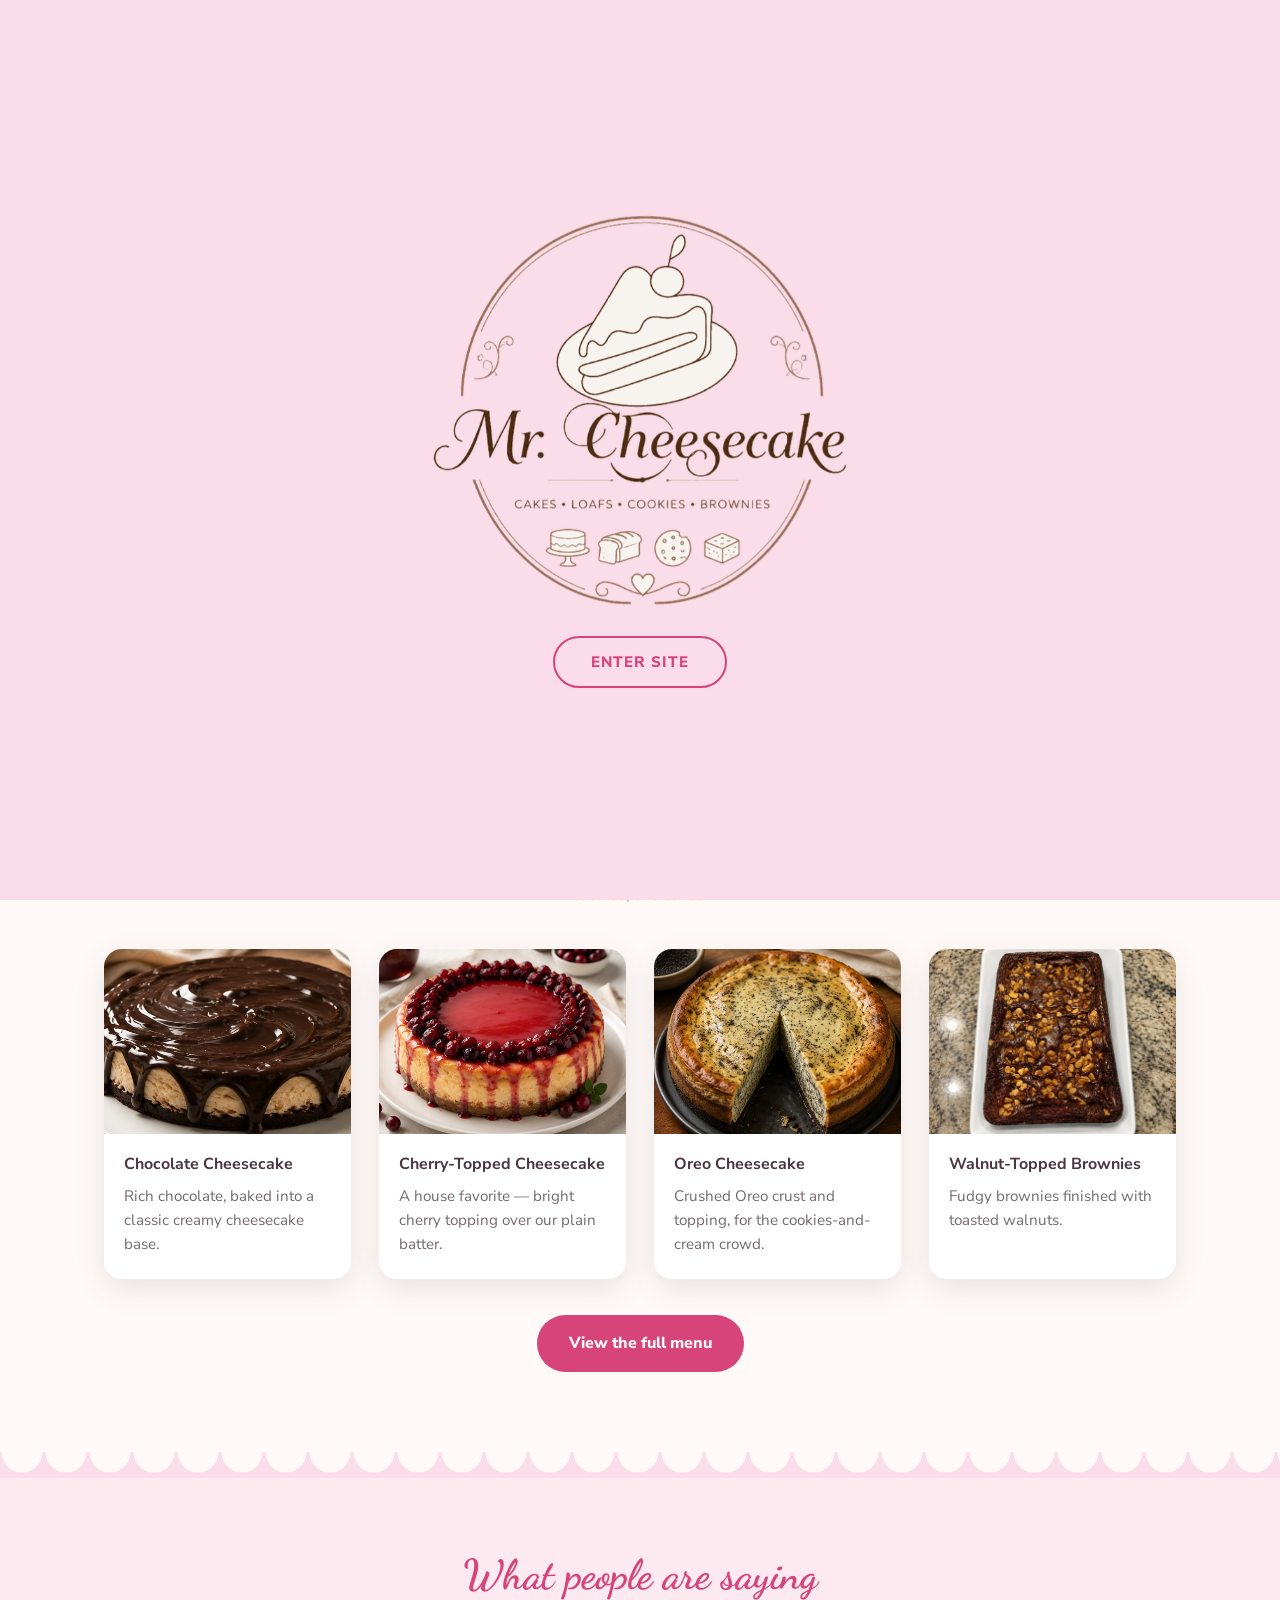
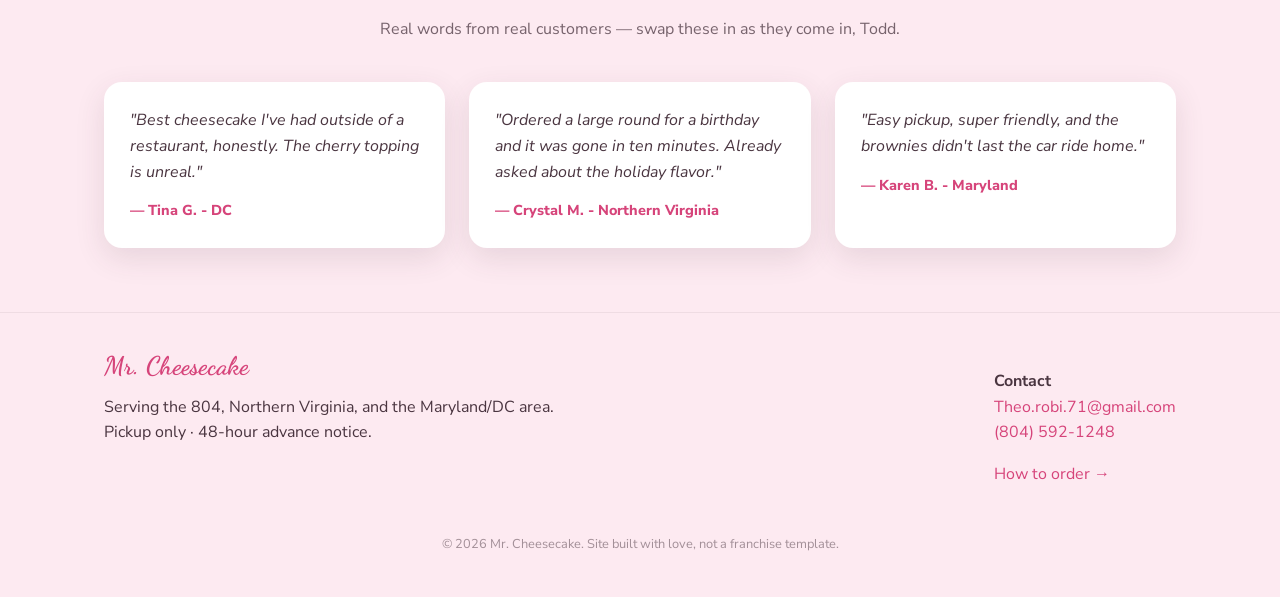
<file: index.html>
<!DOCTYPE html>
<html lang="en">
<head>
<meta charset="UTF-8">
<meta name="viewport" content="width=device-width, initial-scale=1.0">
<title>Mr. Cheesecake — Handmade Cheesecakes, Local Pickup</title>
<meta name="description" content="Handmade cheesecakes, brownies, cookies and cakes, baked to order. Serving the 804, Northern Virginia, and Maryland/DC area.">
<link rel="preconnect" href="https://fonts.googleapis.com">
<link rel="preconnect" href="https://fonts.gstatic.com" crossorigin>
<link href="https://fonts.googleapis.com/css2?family=Dancing+Script:wght@600;700&family=Nunito+Sans:wght@400;700;800&display=swap" rel="stylesheet">
<link rel="icon" type="image/png" href="Images/favicon.png">
<link rel="stylesheet" href="css/style.css">
</head>
<body>

<div id="splash-overlay">
  <img src="Images/logo.png" alt="Mr. Cheesecake" class="splash-logo">
  <button type="button" class="splash-enter" id="splash-enter-btn">Enter Site</button>
</div>

<header class="site-header">
  <div class="wrap">
    <a href="index.html" class="brand">Mr. Cheesecake<span>Baked to order &middot; Local pickup</span></a>
    <button class="nav-toggle" aria-label="Toggle menu" aria-expanded="false">&#9776;</button>
    <nav class="main-nav">
      <ul>
        <li><a href="index.html" class="active">Home</a></li>
        <li><a href="menu.html">Menu</a></li>
        <li><a href="about.html">About</a></li>
        <li><a href="order.html">Order</a></li>
      </ul>
    </nav>
  </div>
</header>

<section class="hero">
  <div class="wrap">
    <div>
      <img src="Images/logo.png" alt="Mr. Cheesecake — cakes, loafs, cookies, brownies" class="hero-logo">
      <h1>Cheesecake, made the slow way.</h1>
      <p class="lede">Whole cheesecakes, brownies, cookies, and cakes, baked to order from scratch and picked up fresh. Serving the 804, Northern Virginia, and the DC/Maryland area.</p>
      <div class="cta-row">
        <a href="order.html" class="btn btn-primary">How to order</a>
        <a href="menu.html" class="btn btn-outline">See the menu</a>
      </div>
    </div>
    <div class="hero-photo">
      <img src="Images/Products/cheesecake-cherry-topping-plated.jpg" alt="A whole cherry-topped cheesecake, plated and ready for pickup">
    </div>
  </div>
  <div class="crust-divider to-cream"></div>
</section>

<section>
  <div class="wrap">
    <h2 class="section-title">A few favorites</h2>
    <p class="section-sub">Five core flavors, a rotating seasonal cheesecake, and a small lineup of brownies, cookies, and cakes.</p>
    <div class="menu-grid">
      <div class="menu-card">
        <div class="photo"><img src="Images/Products/cheesecake-chocolate-topping-plated.jpg" alt="Cheesecake with chocolate topping"></div>
        <div class="info">
          <h3>Chocolate Cheesecake</h3>
          <p>Rich chocolate, baked into a classic creamy cheesecake base.</p>
        </div>
      </div>
      <div class="menu-card">
        <div class="photo"><img src="Images/Products/cheesecake-cherry-topping-plated.jpg" alt="Cheesecake with cherry topping"></div>
        <div class="info">
          <h3>Cherry-Topped Cheesecake</h3>
          <p>A house favorite — bright cherry topping over our plain batter.</p>
        </div>
      </div>
      <div class="menu-card">
        <div class="photo"><img src="Images/Products/oreo-cheesecake-plated.jpg" alt="Oreo cheesecake"></div>
        <div class="info">
          <h3>Oreo Cheesecake</h3>
          <p>Crushed Oreo crust and topping, for the cookies-and-cream crowd.</p>
        </div>
      </div>
      <div class="menu-card">
        <div class="photo"><img src="Images/Products/brownies-with-walnut-topping-plated.jpg" alt="Brownies with walnut topping"></div>
        <div class="info">
          <h3>Walnut-Topped Brownies</h3>
          <p>Fudgy brownies finished with toasted walnuts.</p>
        </div>
      </div>
    </div>
    <p style="text-align:center; margin-top:36px;"><a href="menu.html" class="btn btn-berry">View the full menu</a></p>
  </div>
</section>

<div class="crust-divider to-berry"></div>
<section class="testimonial-strip">
  <div class="wrap">
    <h2 class="section-title">What people are saying</h2>
    <p class="section-sub">Real words from real customers — swap these in as they come in, Todd.</p>
    <div class="testimonial-grid">
      <div class="testimonial">
        <p class="quote">"Best cheesecake I've had outside of a restaurant, honestly. The cherry topping is unreal."</p>
        <p class="who">— Tina G. - DC</p>
      </div>
      <div class="testimonial">
        <p class="quote">"Ordered a large round for a birthday and it was gone in ten minutes. Already asked about the holiday flavor."</p>
        <p class="who">— Crystal M. - Northern Virginia</p>
      </div>
      <div class="testimonial">
        <p class="quote">"Easy pickup, super friendly, and the brownies didn't last the car ride home."</p>
        <p class="who">— Karen B. - Maryland</p>
      </div>
    </div>
  </div>
</section>

<footer class="site-footer">
  <div class="wrap">
    <div>
      <div class="brand">Mr. Cheesecake<span></span></div>
      <p>Serving the 804, Northern Virginia, and the Maryland/DC area.<br>Pickup only &middot; 48-hour advance notice.</p>
    </div>
    <div>
      <p><strong>Contact</strong><br><a href="mailto:Theo.robi.71@gmail.com">Theo.robi.71@gmail.com</a><br><a href="tel:+18045921248">(804) 592-1248</a></p>
      <p><a href="order.html">How to order &rarr;</a></p>
    </div>
  </div>
  <p class="footer-note">&copy; 2026 Mr. Cheesecake. Site built with love, not a franchise template.</p>
</footer>

<script src="js/main.js"></script>
<script src="js/splash.js"></script>
</body>
</html>
</file>
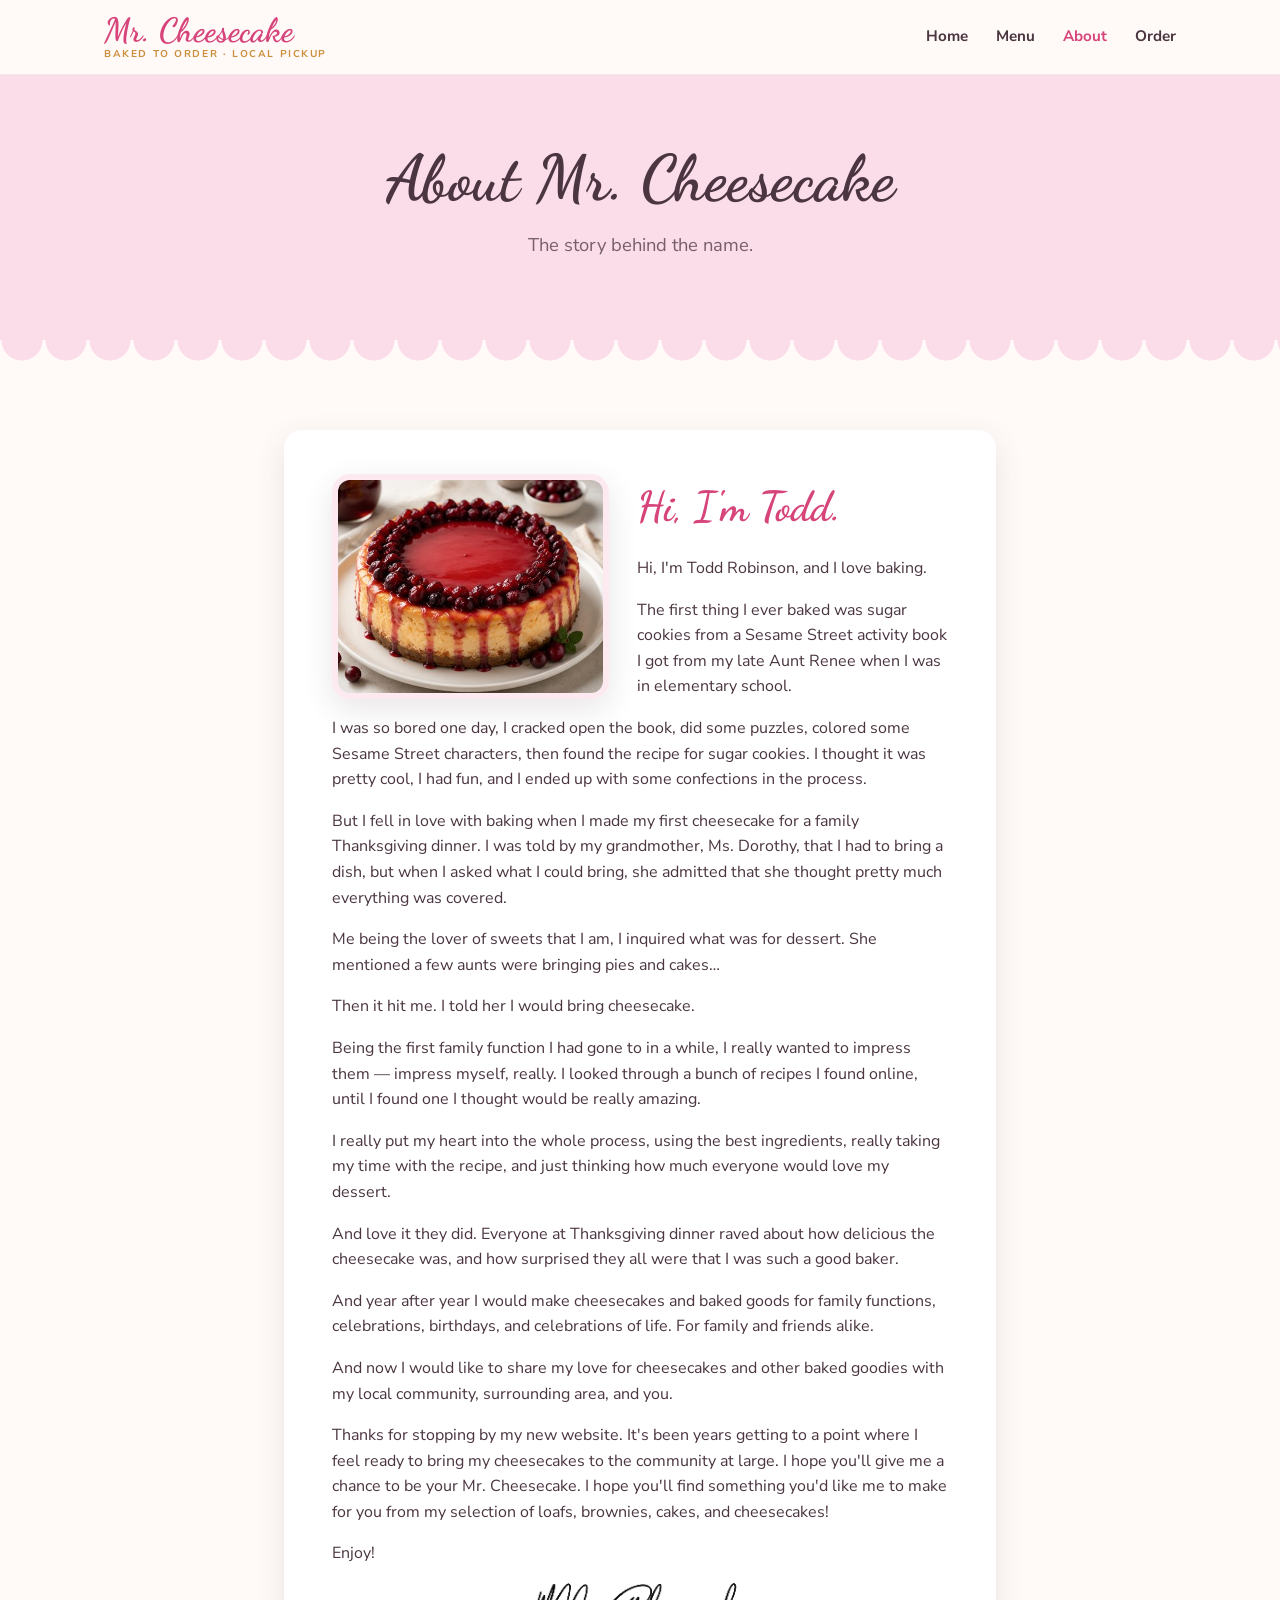
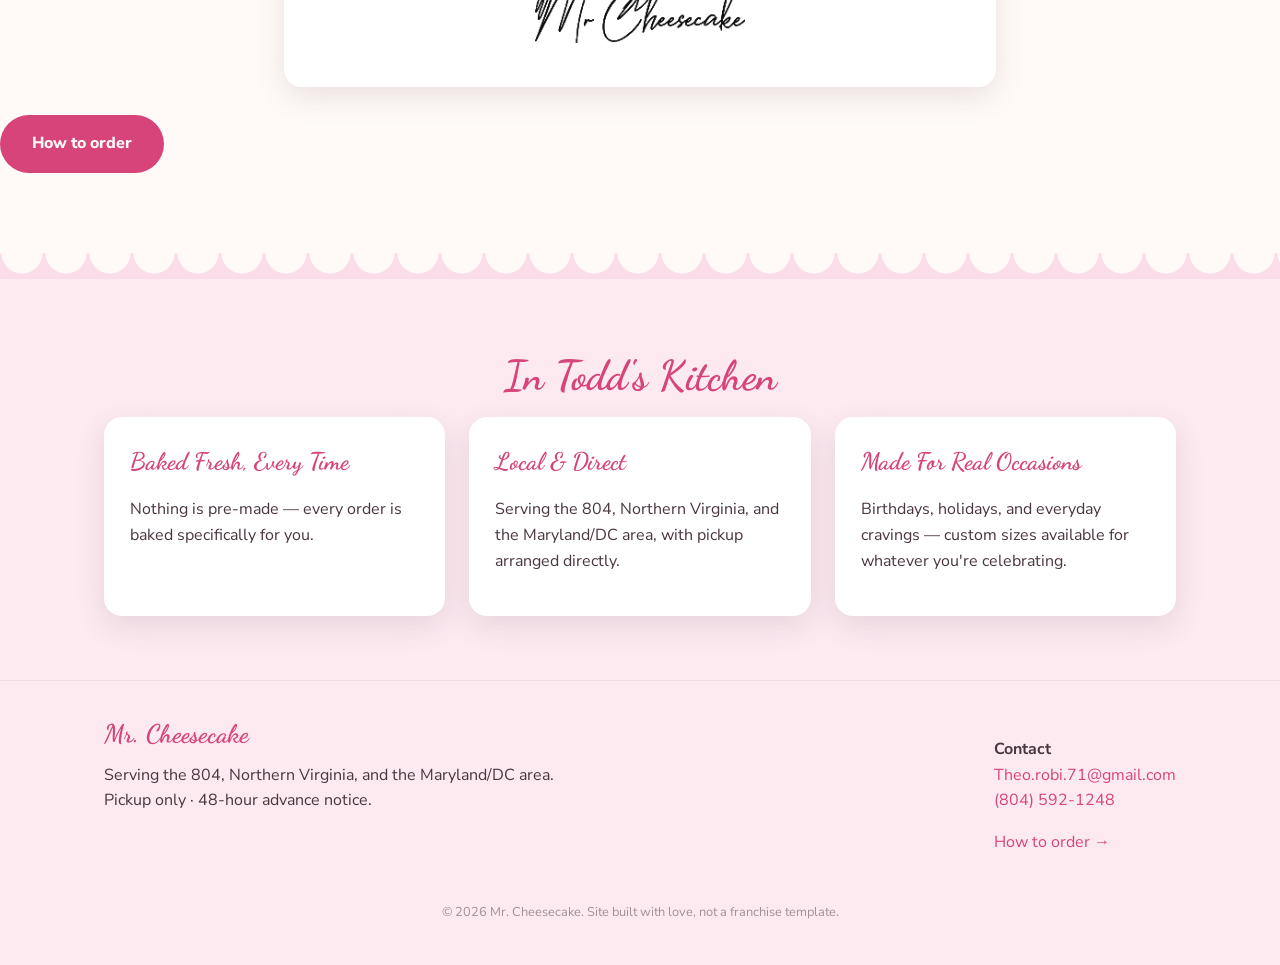
<file: about.html>
<!DOCTYPE html>
<html lang="en">
<head>
<meta charset="UTF-8">
<meta name="viewport" content="width=device-width, initial-scale=1.0">
<title>About — Mr. Cheesecake</title>
<meta name="description" content="Meet the baker behind Mr. Cheesecake — handmade cheesecakes serving the 804, Northern Virginia, and the DC/Maryland area.">
<link rel="preconnect" href="https://fonts.googleapis.com">
<link rel="preconnect" href="https://fonts.gstatic.com" crossorigin>
<link href="https://fonts.googleapis.com/css2?family=Dancing+Script:wght@600;700&family=Nunito+Sans:wght@400;700;800&display=swap" rel="stylesheet">
<link rel="icon" type="image/png" href="Images/favicon.png">
<link rel="stylesheet" href="css/style.css">
</head>
<body>

<header class="site-header">
  <div class="wrap">
    <a href="index.html" class="brand">Mr. Cheesecake<span>Baked to order &middot; Local pickup</span></a>
    <button class="nav-toggle" aria-label="Toggle menu" aria-expanded="false">&#9776;</button>
    <nav class="main-nav">
      <ul>
        <li><a href="index.html">Home</a></li>
        <li><a href="menu.html">Menu</a></li>
        <li><a href="about.html" class="active">About</a></li>
        <li><a href="order.html">Order</a></li>
      </ul>
    </nav>
  </div>
</header>

<section class="hero" style="padding-bottom:0;">
  <div class="wrap" style="grid-template-columns:1fr; text-align:center; padding-bottom:50px;">
    <div>
      <h1>About Mr. Cheesecake</h1>
      <p class="lede" style="margin-left:auto; margin-right:auto;">The story behind the name.</p>
    </div>
  </div>
  <div class="crust-divider to-cream"></div>
</section>

<section>
  <div class="wrap" style="max-width:760px;">
    <div class="story-card">
      <img src="Images/Products/cheesecake-cherry-topping-plated.jpg" alt="A cheesecake with cherry topping, plated" class="about-photo">

      <h2 class="section-title" style="text-align:left; margin-top:0;">Hi, I'm Todd.</h2>

      <p>Hi, I'm Todd Robinson, and I love baking.</p>

      <p>The first thing I ever baked was sugar cookies from a Sesame Street activity book I got from my late Aunt Renee when I was in elementary school.</p>

      <p>I was so bored one day, I cracked open the book, did some puzzles, colored some Sesame Street characters, then found the recipe for sugar cookies. I thought it was pretty cool, I had fun, and I ended up with some confections in the process.</p>

      <p>But I fell in love with baking when I made my first cheesecake for a family Thanksgiving dinner. I was told by my grandmother, Ms. Dorothy, that I had to bring a dish, but when I asked what I could bring, she admitted that she thought pretty much everything was covered.</p>

      <p>Me being the lover of sweets that I am, I inquired what was for dessert. She mentioned a few aunts were bringing pies and cakes&hellip;</p>

      <p style="clear:both;">Then it hit me. I told her I would bring cheesecake.</p>

      <p>Being the first family function I had gone to in a while, I really wanted to impress them &mdash; impress myself, really. I looked through a bunch of recipes I found online, until I found one I thought would be really amazing.</p>

      <p>I really put my heart into the whole process, using the best ingredients, really taking my time with the recipe, and just thinking how much everyone would love my dessert.</p>

      <p>And love it they did. Everyone at Thanksgiving dinner raved about how delicious the cheesecake was, and how surprised they all were that I was such a good baker.</p>

      <p>And year after year I would make cheesecakes and baked goods for family functions, celebrations, birthdays, and celebrations of life. For family and friends alike.</p>

      <p>And now I would like to share my love for cheesecakes and other baked goodies with my local community, surrounding area, and you.</p>

      <p>Thanks for stopping by my new website. It's been years getting to a point where I feel ready to bring my cheesecakes to the community at large. I hope you'll give me a chance to be your Mr. Cheesecake. I hope you'll find something you'd like me to make for you from my selection of loafs, brownies, cakes, and cheesecakes!</p>

<p>Enjoy!</p>

        <div style="flex:1; display:flex; justify-content:center;">
<p></p>
<p></p>
          <img src="Images/signature.png" alt="Todd Robinson's signature" class="signature-img">
        </div>
      </div>
    </div>
    <p style="margin-top:28px;"><a href="order.html" class="btn btn-berry">How to order</a></p>
</section>

<div class="crust-divider to-berry"></div>
<section class="testimonial-strip">
  <div class="wrap">
    <h2 class="section-title">In Todd's Kitchen</h2>
    <div class="info-grid">
      <div class="info-card">
        <h3>Baked Fresh, Every Time</h3>
        <p>Nothing is pre-made — every order is baked specifically for you.</p>
      </div>
      <div class="info-card">
        <h3>Local &amp; Direct</h3>
        <p>Serving the 804, Northern Virginia, and the Maryland/DC area, with pickup arranged directly.</p>
      </div>
      <div class="info-card">
        <h3>Made For Real Occasions</h3>
        <p>Birthdays, holidays, and everyday cravings — custom sizes available for whatever you're celebrating.</p>
      </div>
    </div>
  </div>
</section>

<footer class="site-footer">
  <div class="wrap">
    <div>
      <div class="brand">Mr. Cheesecake<span></span></div>
      <p>Serving the 804, Northern Virginia, and the Maryland/DC area.<br>Pickup only &middot; 48-hour advance notice.</p>
    </div>
    <div>
      <p><strong>Contact</strong><br><a href="mailto:Theo.robi.71@gmail.com">Theo.robi.71@gmail.com</a><br><a href="tel:+18045921248">(804) 592-1248</a></p>
      <p><a href="order.html">How to order &rarr;</a></p>
    </div>
  </div>
  <p class="footer-note">&copy; 2026 Mr. Cheesecake. Site built with love, not a franchise template.</p>
</footer>

<script src="js/main.js"></script>
</body>
</html>
</file>
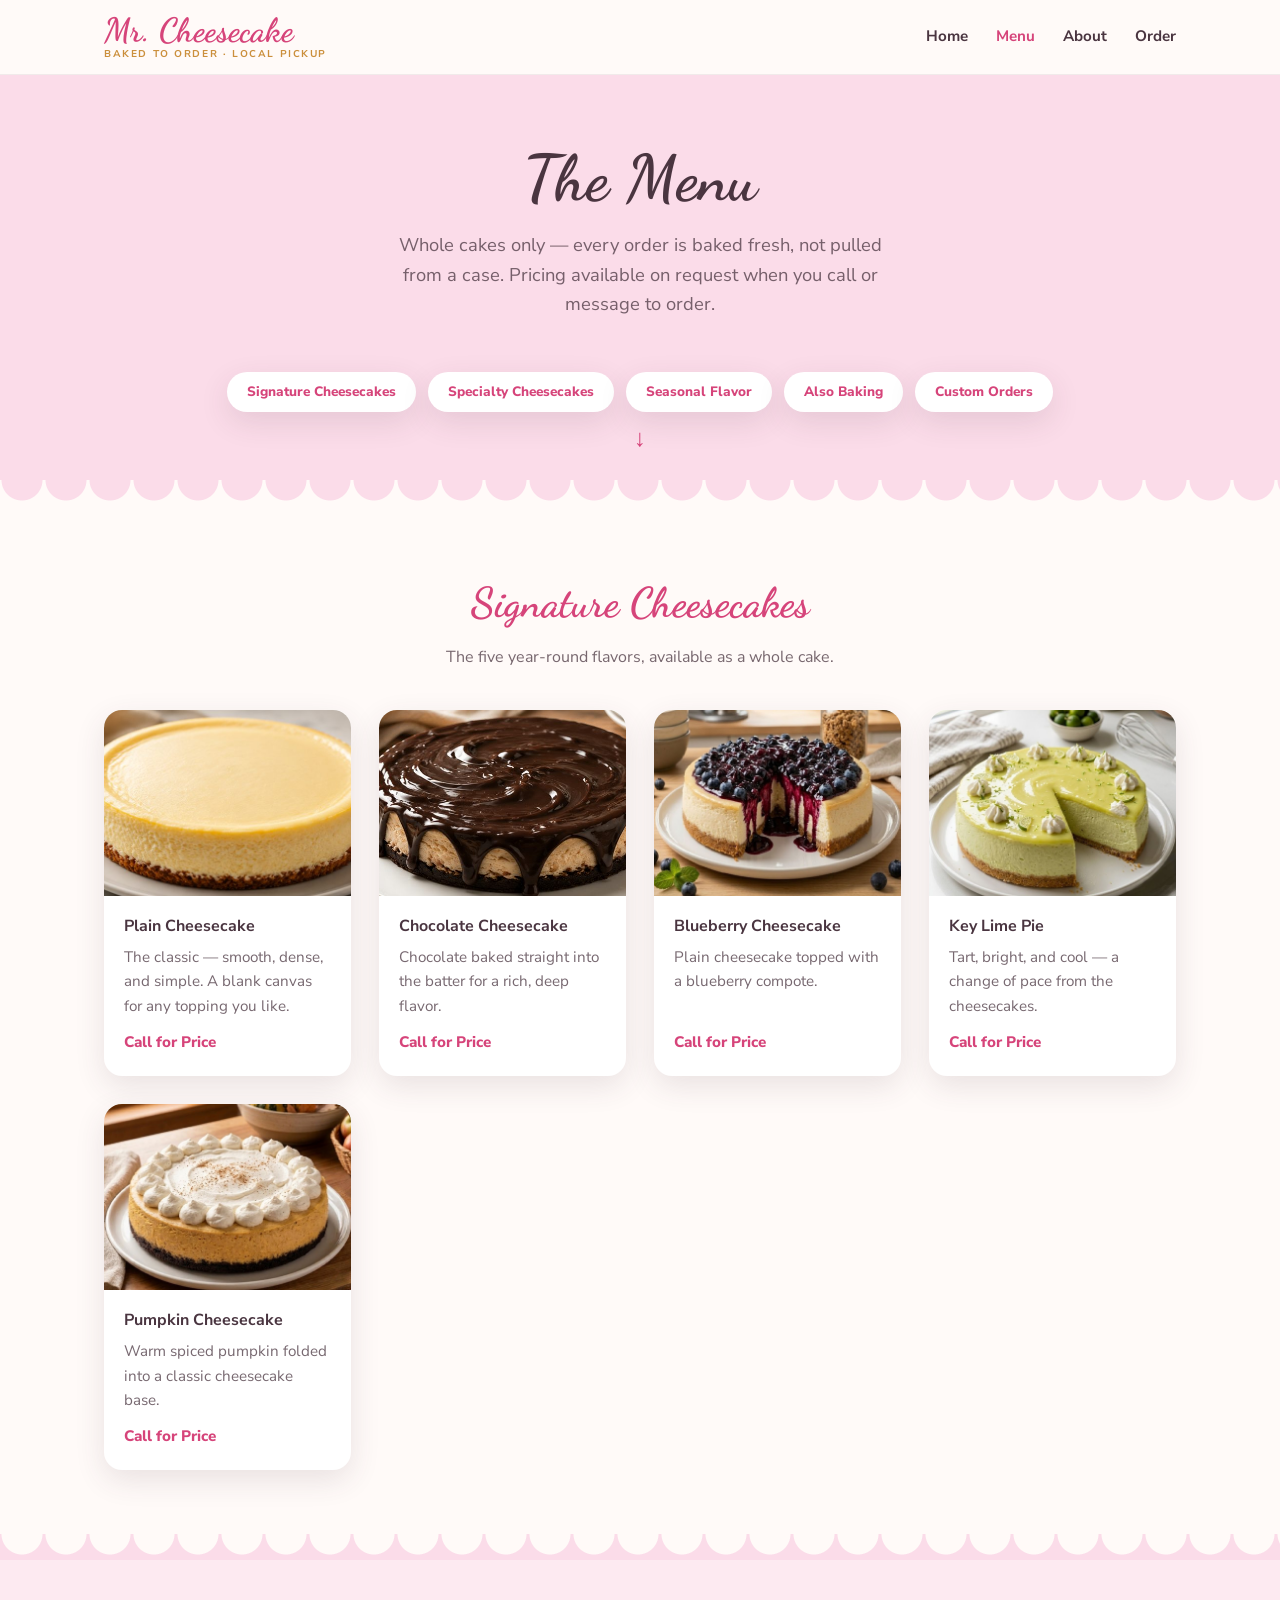
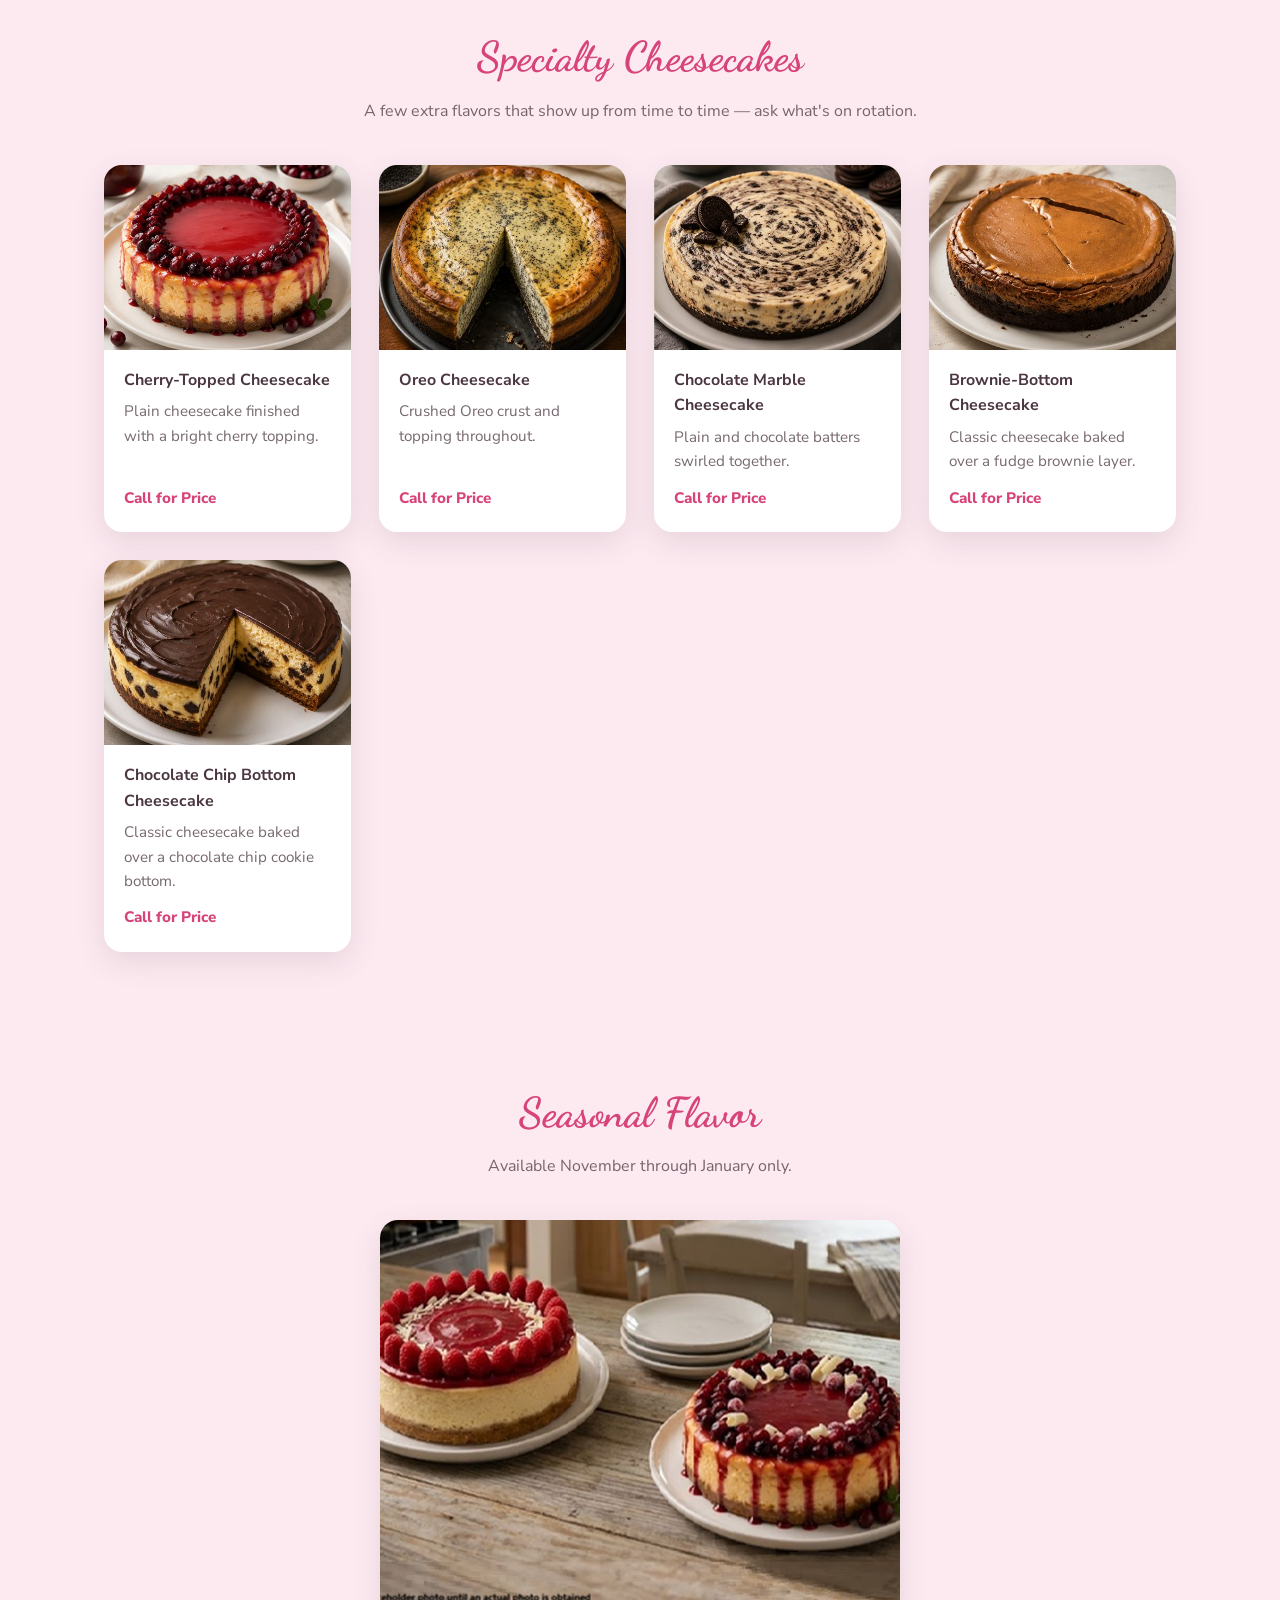
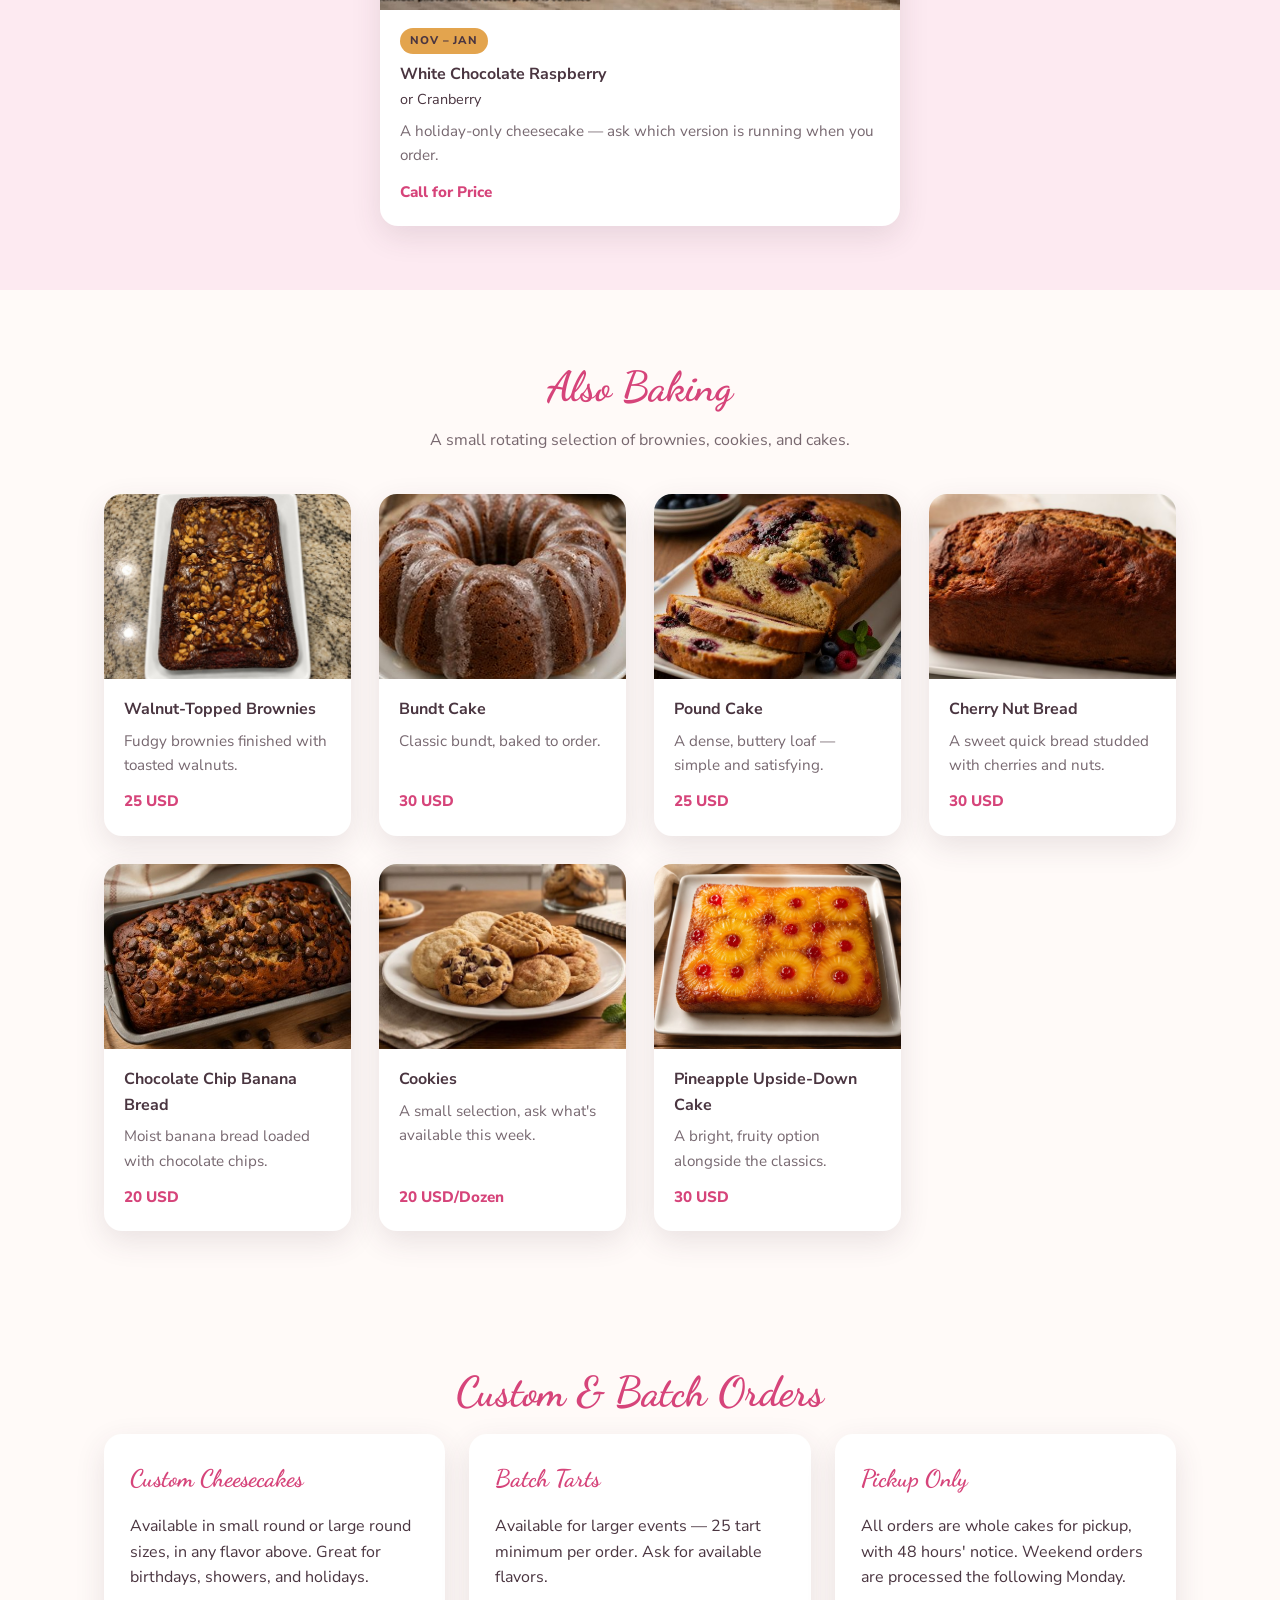
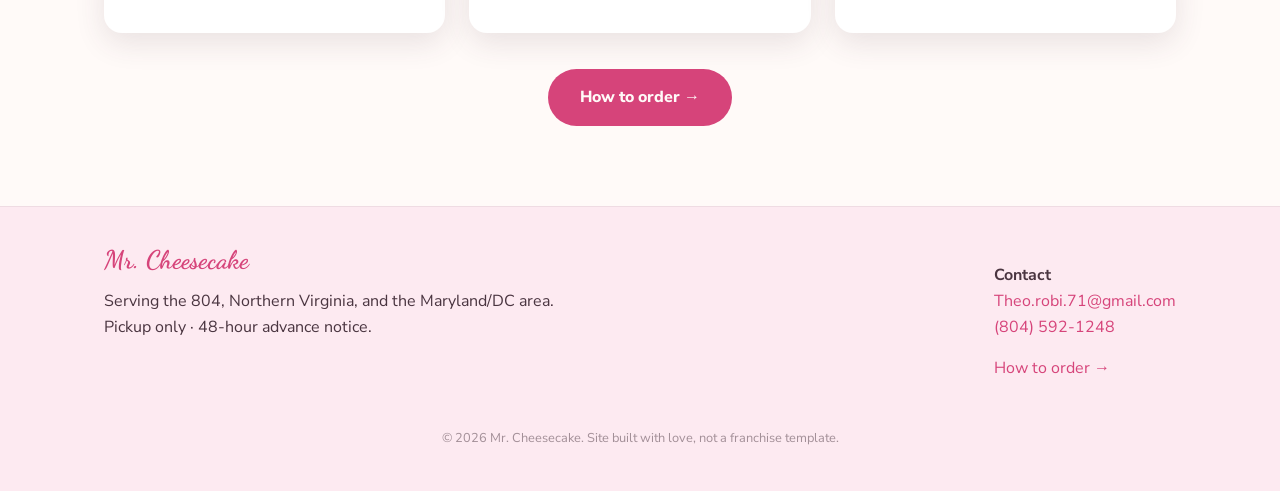
<file: menu.html>
<!DOCTYPE html>
<html lang="en">
<head>
<meta charset="UTF-8">
<meta name="viewport" content="width=device-width, initial-scale=1.0">
<title>Menu — Mr. Cheesecake</title>
<meta name="description" content="Full menu: signature cheesecakes, seasonal flavor, brownies, cookies, cakes, and custom order options.">
<link rel="preconnect" href="https://fonts.googleapis.com">
<link rel="preconnect" href="https://fonts.gstatic.com" crossorigin>
<link href="https://fonts.googleapis.com/css2?family=Dancing+Script:wght@600;700&family=Nunito+Sans:wght@400;700;800&display=swap" rel="stylesheet">
<link rel="icon" type="image/png" href="Images/favicon.png">
<link rel="stylesheet" href="css/style.css">
</head>
<body>

<header class="site-header">
  <div class="wrap">
    <a href="index.html" class="brand">Mr. Cheesecake<span>Baked to order &middot; Local pickup</span></a>
    <button class="nav-toggle" aria-label="Toggle menu" aria-expanded="false">&#9776;</button>
    <nav class="main-nav">
      <ul>
        <li><a href="index.html">Home</a></li>
        <li><a href="menu.html" class="active">Menu</a></li>
        <li><a href="about.html">About</a></li>
        <li><a href="order.html">Order</a></li>
      </ul>
    </nav>
  </div>
</header>

<section class="hero" style="padding-bottom:0;">
  <div class="wrap" style="grid-template-columns:1fr; text-align:center; padding-bottom:30px;">
    <div>
      <h1>The Menu</h1>
      <p class="lede" style="margin-left:auto; margin-right:auto;">Whole cakes only — every order is baked fresh, not pulled from a case. Pricing available on request when you call or message to order.</p>
      <nav class="menu-jumpnav" aria-label="Jump to menu category">
        <a href="#signature">Signature Cheesecakes</a>
        <a href="#specialty">Specialty Cheesecakes</a>
        <a href="#seasonal">Seasonal Flavor</a>
        <a href="#baking">Also Baking</a>
        <a href="#custom">Custom Orders</a>
      </nav>
      <div class="scroll-cue" aria-hidden="true">&#8595;</div>
    </div>
  </div>
  <div class="crust-divider to-cream"></div>
</section>

<section id="signature">
  <div class="wrap">
    <h2 class="section-title">Signature Cheesecakes</h2>
    <p class="section-sub">The five year-round flavors, available as a whole cake.</p>
    <div class="menu-grid">

      <div class="menu-card">
        <div class="photo"><img src="Images/Products/plain-cheesecake-plated.jpg" alt="Plain cheesecake"></div>
        <div class="info">
          <h3>Plain Cheesecake</h3>
          <p>The classic — smooth, dense, and simple. A blank canvas for any topping you like.</p>
          <p class="price">Call for Price</p>
        </div>
      </div>

      <div class="menu-card">
        <div class="photo"><img src="Images/Products/cheesecake-chocolate-topping-plated.jpg" alt="Chocolate cheesecake"></div>
        <div class="info">
          <h3>Chocolate Cheesecake</h3>
          <p>Chocolate baked straight into the batter for a rich, deep flavor.</p>
          <p class="price">Call for Price</p>
        </div>
      </div>

      <div class="menu-card">
        <div class="photo"><img src="Images/Products/blueberry-cheesecake-plated.jpg" alt="Blueberry cheesecake"></div>
        <div class="info">
          <h3>Blueberry Cheesecake</h3>
          <p>Plain cheesecake topped with a blueberry compote.</p>
	<p></p>
	<p></p>
          <p class="price">Call for Price</p>
        </div>
      </div>

      <div class="menu-card">
        <div class="photo"><img src="Images/Products/keylime-pie-plated.jpg" alt="Key lime pie"></div>
        <div class="info">
          <h3>Key Lime Pie</h3>
          <p>Tart, bright, and cool — a change of pace from the cheesecakes.</p>
          <p class="price">Call for Price</p>
        </div>
      </div>

      <div class="menu-card">
        <div class="photo"><img src="Images/Products/pumpkin-cheesecake-plated.jpg" alt="Pumpkin cheesecake"></div>
        <div class="info">
          <h3>Pumpkin Cheesecake</h3>
          <p>Warm spiced pumpkin folded into a classic cheesecake base.</p>
          <p class="price">Call for Price</p>
        </div>
      </div>

    </div>
  </div>
</section>

<div class="crust-divider to-berry"></div>
<section class="testimonial-strip" id="specialty">
  <div class="wrap">
    <h2 class="section-title">Specialty Cheesecakes</h2>
    <p class="section-sub">A few extra flavors that show up from time to time — ask what's on rotation.</p>
    <div class="menu-grid">

      <div class="menu-card">
        <div class="photo"><img src="Images/Products/cheesecake-cherry-topping-plated.jpg" alt="Cheesecake with cherry topping"></div>
        <div class="info">
          <h3>Cherry-Topped Cheesecake</h3>
          <p>Plain cheesecake finished with a bright cherry topping.</p>
<p></p>
<p></p>
<p class="price">Call for Price</p>
        </div>
      </div>

      <div class="menu-card">
        <div class="photo"><img src="Images/Products/oreo-cheesecake-plated.jpg" alt="Oreo cheesecake"></div>
        <div class="info">
          <h3>Oreo Cheesecake</h3>
          <p>Crushed Oreo crust and topping throughout.</p>
<p></p>
<p></p>
<p class="price">Call for Price</p>
        </div>
      </div>

      <div class="menu-card">
        <div class="photo"><img src="Images/Products/cheesecake-chocolate-marble-plated.jpg" alt="Chocolate marble cheesecake"></div>
        <div class="info">
          <h3>Chocolate Marble Cheesecake</h3>
          <p>Plain and chocolate batters swirled together.</p>
<p class="price">Call for Price</p>
        </div>
      </div>

      <div class="menu-card">
        <div class="photo"><img src="Images/Products/cheesecake-brownie-bottom-plated.jpg" alt="Cheesecake with a brownie bottom"></div>
        <div class="info">
          <h3>Brownie-Bottom Cheesecake</h3>
          <p>Classic cheesecake baked over a fudge brownie layer.</p>
<p class="price">Call for Price</p>
        </div>
      </div>

      <div class="menu-card">
        <div class="photo"><img src="Images/Products/plain-chocolate-chip-cheesecake-plated.jpg" alt="Chocolate chip bottom cheesecake"></div>
        <div class="info">
          <h3>Chocolate Chip Bottom Cheesecake</h3>
          <p>Classic cheesecake baked over a chocolate chip cookie bottom.</p>
<p class="price">Call for Price</p>
        </div>
      </div>

    </div>
  </div>
</section>

<section class="testimonial-strip" id="seasonal">
  <div class="wrap">
    <h2 class="section-title">Seasonal Flavor</h2>
    <p class="section-sub">Available November through January only.</p>
    <div class="menu-grid" style="max-width:520px; margin:0 auto;">
      <div class="menu-card">
        <div class="photo"><img src="Images/Products/whitechocolate-raspberry-cheesecake-plated.jpg" alt="White chocolate raspberry and cranberry cheesecake"></div>
        <div class="info">
          <span class="badge seasonal">Nov – Jan</span>
          <h3>White Chocolate Raspberry <br><span style="font-weight:400;font-size:0.9rem;">or Cranberry</span></h3>
          <p>A holiday-only cheesecake — ask which version is running when you order.</p>
          <p class="price">Call for Price</p>
        </div>
      </div>
    </div>
  </div>
</section>

<section id="baking">
  <div class="wrap">
    <h2 class="section-title">Also Baking</h2>
    <p class="section-sub">A small rotating selection of brownies, cookies, and cakes.</p>
    <div class="menu-grid">

      <div class="menu-card">
        <div class="photo"><img src="Images/Products/brownies-with-walnut-topping-plated.jpg" alt="Brownies with walnut topping"></div>
        <div class="info">
          <h3>Walnut-Topped Brownies</h3>
          <p>Fudgy brownies finished with toasted walnuts.</p>
<p class="price">25 USD</p>
        </div>
      </div>

      <div class="menu-card">
        <div class="photo"><img src="Images/Products/bundtcake-plated.jpg" alt="Bundt cake"></div>
        <div class="info">
          <h3>Bundt Cake</h3>
          <p>Classic bundt, baked to order.</p>
<p></p>
<p></p>
<p class="price">30 USD</p>
        </div>
      </div>

      <div class="menu-card">
        <div class="photo"><img src="Images/Products/loaf-pound-cake-plated.jpg" alt="Loaf pound cake"></div>
        <div class="info">
          <h3>Pound Cake</h3>
          <p>A dense, buttery loaf — simple and satisfying.</p>
<p></p>
<p></p>
<p class="price">25 USD</p>
        </div>
      </div>

      <div class="menu-card">
        <div class="photo"><img src="Images/Products/cherry-nut-bread-plated.jpg" alt="Cherry nut bread"></div>
        <div class="info">
          <h3>Cherry Nut Bread</h3>
          <p>A sweet quick bread studded with cherries and nuts.</p>
<p></p>
<p></p>
<p class="price">30 USD</p>
        </div>
      </div>

      <div class="menu-card">
        <div class="photo"><img src="Images/Products/chocolate-chip-banana-bread-plated.jpg" alt="Chocolate chip banana bread"></div>
        <div class="info">
          <h3>Chocolate Chip Banana Bread</h3>
          <p>Moist banana bread loaded with chocolate chips.</p>
<p class="price">20 USD</p>
        </div>
      </div>

      <div class="menu-card">
        <div class="photo"><img src="Images/Products/variety-cookies-plated.jpg" alt="Assorted cookies"></div>
        <div class="info">
          <h3>Cookies</h3>
          <p>A small selection, ask what's available this week.</p>
<p></p>
<p></p>
<p class="price">20 USD/Dozen</p>
        </div>
      </div>

      <div class="menu-card">
        <div class="photo"><img src="Images/Products/pineapple-plated.jpg" alt="Pineapple cake"></div>
        <div class="info">
          <h3>Pineapple Upside-Down Cake</h3>
          <p>A bright, fruity option alongside the classics.</p>
<p class="price">30 USD</p>
        </div>
      </div>

    </div>
  </div>
</section>

<section id="custom">
  <div class="wrap">
    <h2 class="section-title">Custom &amp; Batch Orders</h2>
    <div class="info-grid">
      <div class="info-card">
        <h3>Custom Cheesecakes</h3>
        <p>Available in small round or large round sizes, in any flavor above. Great for birthdays, showers, and holidays.</p>
      </div>
      <div class="info-card">
        <h3>Batch Tarts</h3>
        <p>Available for larger events — 25 tart minimum per order. Ask for available flavors.</p>
      </div>
      <div class="info-card">
        <h3>Pickup Only</h3>
        <p>All orders are whole cakes for pickup, with 48 hours' notice. Weekend orders are processed the following Monday.</p>
      </div>
    </div>
    <p style="text-align:center; margin-top:36px;"><a href="order.html" class="btn btn-berry">How to order &rarr;</a></p>
  </div>
</section>

<footer class="site-footer">
  <div class="wrap">
    <div>
      <div class="brand">Mr. Cheesecake<span></span></div>
      <p>Serving the 804, Northern Virginia, and the Maryland/DC area.<br>Pickup only &middot; 48-hour advance notice.</p>
    </div>
    <div>
      <p><strong>Contact</strong><br><a href="mailto:Theo.robi.71@gmail.com">Theo.robi.71@gmail.com</a><br><a href="tel:+18045921248">(804) 592-1248</a></p>
      <p><a href="order.html">How to order &rarr;</a></p>
    </div>
  </div>
  <p class="footer-note">&copy; 2026 Mr. Cheesecake. Site built with love, not a franchise template.</p>
</footer>
</body>
</html>
</file>
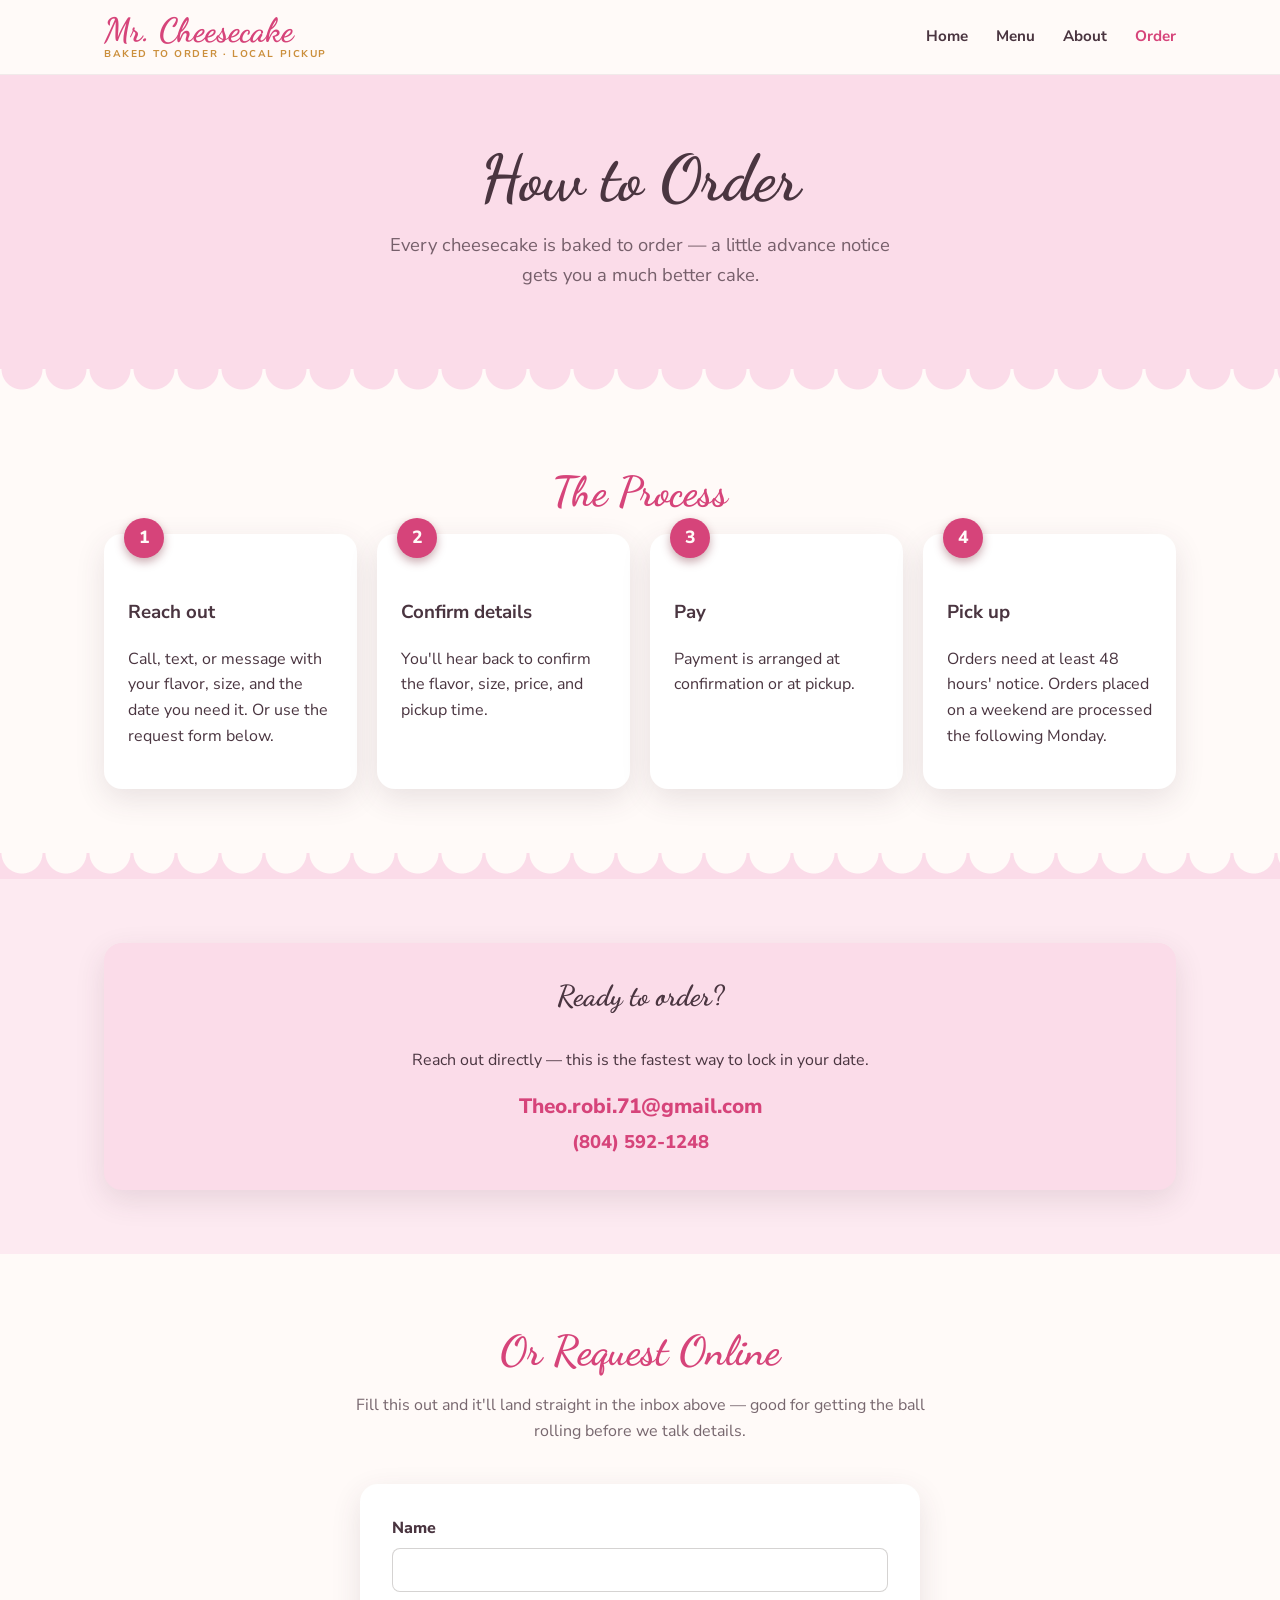
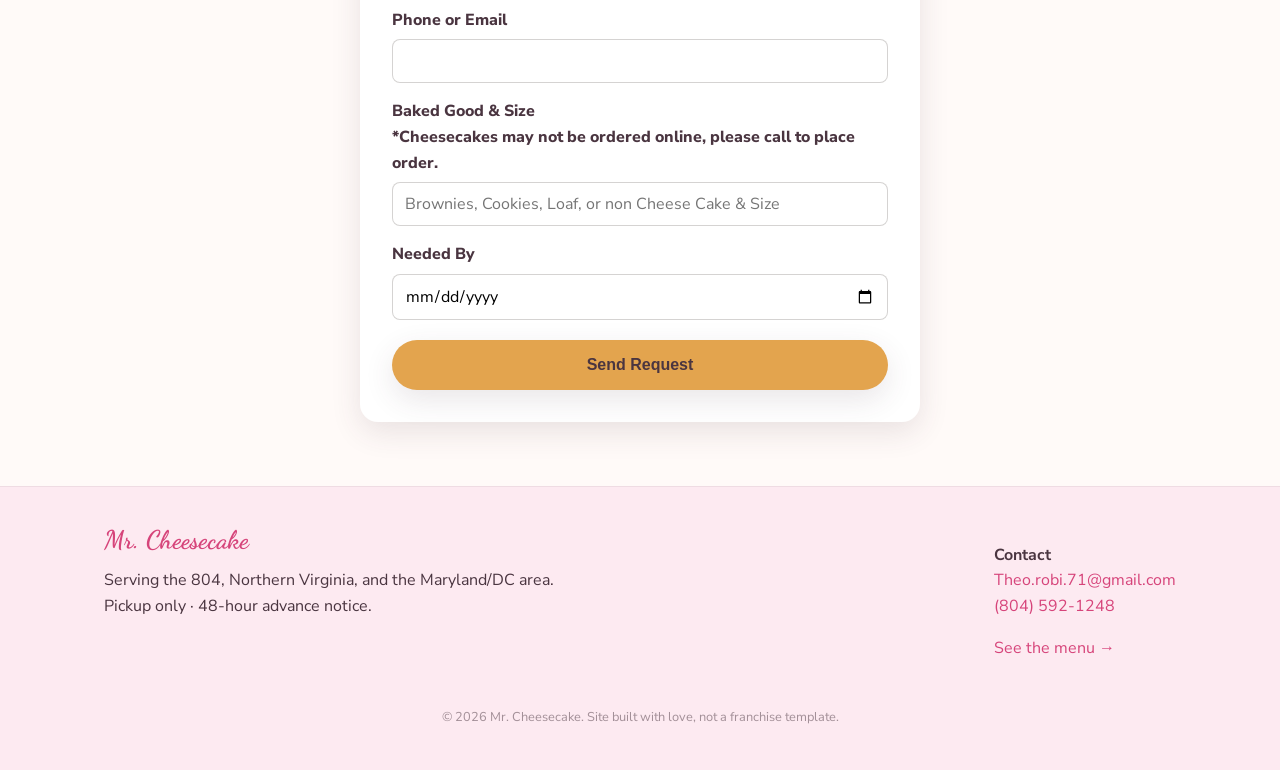
<file: order.html>
<!DOCTYPE html>
<html lang="en">
<head>
<meta charset="UTF-8">
<meta name="viewport" content="width=device-width, initial-scale=1.0">
<title>Order — Mr. Cheesecake</title>
<meta name="description" content="How to order from Mr. Cheesecake — pickup scheduling, payment, and a request form for online orders.">
<link rel="preconnect" href="https://fonts.googleapis.com">
<link rel="preconnect" href="https://fonts.gstatic.com" crossorigin>
<link href="https://fonts.googleapis.com/css2?family=Dancing+Script:wght@600;700&family=Nunito+Sans:wght@400;700;800&display=swap" rel="stylesheet">
<link rel="icon" type="image/png" href="Images/favicon.png">
<link rel="stylesheet" href="css/style.css">
</head>
<body>

<header class="site-header">
  <div class="wrap">
    <a href="index.html" class="brand">Mr. Cheesecake<span>Baked to order &middot; Local pickup</span></a>
    <button class="nav-toggle" aria-label="Toggle menu" aria-expanded="false">&#9776;</button>
    <nav class="main-nav">
      <ul>
        <li><a href="index.html">Home</a></li>
        <li><a href="menu.html">Menu</a></li>
        <li><a href="about.html">About</a></li>
        <li><a href="order.html" class="active">Order</a></li>
      </ul>
    </nav>
  </div>
</header>

<section class="hero" style="padding-bottom:0;">
  <div class="wrap" style="grid-template-columns:1fr; text-align:center; padding-bottom:50px;">
    <div>
      <h1>How to Order</h1>
      <p class="lede" style="margin-left:auto; margin-right:auto;">Every cheesecake is baked to order — a little advance notice gets you a much better cake.</p>
    </div>
  </div>
  <div class="crust-divider to-cream"></div>
</section>

<section>
  <div class="wrap">
    <h2 class="section-title">The Process</h2>
    <div class="steps">
      <div class="step">
        <h3>Reach out</h3>
        <p>Call, text, or message with your flavor, size, and the date you need it. Or use the request form below.</p>
      </div>
      <div class="step">
        <h3>Confirm details</h3>
        <p>You'll hear back to confirm the flavor, size, price, and pickup time.</p>
      </div>
      <div class="step">
        <h3>Pay</h3>
        <p>Payment is arranged at confirmation or at pickup.</p>
      </div>
      <div class="step">
        <h3>Pick up</h3>
        <p>Orders need at least 48 hours' notice. Orders placed on a weekend are processed the following Monday.</p>
      </div>
    </div>
  </div>
</section>

<div class="crust-divider to-berry"></div>
<section class="testimonial-strip">
  <div class="wrap">
    <div class="callout">
      <h3>Ready to order?</h3>
      <p>Reach out directly — this is the fastest way to lock in your date.</p>
      <p style="font-size:1.3rem; font-weight:800; margin:16px 0 4px;"><a href="mailto:Theo.robi.71@gmail.com" style="color:var(--berry);">Theo.robi.71@gmail.com</a></p>
      <p style="font-size:1.15rem; font-weight:800; margin:0 0 4px;"><a href="tel:+18045921248" style="color:var(--berry);">(804) 592-1248</a></p>
    </div>
  </div>
</section>

<section>
  <div class="wrap">
    <h2 class="section-title">Or Request Online</h2>
    <p class="section-sub">Fill this out and it'll land straight in the inbox above — good for getting the ball rolling before we talk details.</p>

    <form action="https://formspree.io/f/mjgnpzzo" method="POST" style="max-width:560px; margin:0 auto; background:#fff; padding:32px; border-radius:var(--radius); box-shadow:var(--shadow);">
      <div style="margin-bottom:16px;">
        <label for="name" style="display:block; font-weight:800; margin-bottom:6px;">Name</label>
        <input type="text" id="name" name="name" required style="width:100%; padding:10px 12px; border-radius:8px; border:1px solid rgba(46,36,34,0.2); font-family:inherit; font-size:1rem;">
      </div>
      <div style="margin-bottom:16px;">
        <label for="contact" style="display:block; font-weight:800; margin-bottom:6px;">Phone or Email</label>
        <input type="text" id="contact" name="contact" required style="width:100%; padding:10px 12px; border-radius:8px; border:1px solid rgba(46,36,34,0.2); font-family:inherit; font-size:1rem;">
      </div>
      <div style="margin-bottom:16px;">
        <label for="flavor" style="display:block; font-weight:800; margin-bottom:6px;">Baked Good &amp; Size 
<br>*Cheesecakes may not be ordered online, please call to place order.</br></label>
        <input type="text" id="flavor" name="flavor" placeholder="Brownies, Cookies, Loaf, or non Cheese Cake & Size" required style="width:100%; padding:10px 12px; border-radius:8px; border:1px solid rgba(46,36,34,0.2); font-family:inherit; font-size:1rem;">
      </div>
      <div style="margin-bottom:20px;">
        <label for="pickup" style="display:block; font-weight:800; margin-bottom:6px;">Needed By</label>
        <input type="date" id="pickup" name="pickup" required style="width:100%; padding:10px 12px; border-radius:8px; border:1px solid rgba(46,36,34,0.2); font-family:inherit; font-size:1rem;">
      </div>
      <button type="submit" class="btn btn-primary" style="width:100%;">Send Request</button>
    </form>
  </div>
</section>

<footer class="site-footer">
  <div class="wrap">
    <div>
      <div class="brand">Mr. Cheesecake<span></span></div>
      <p>Serving the 804, Northern Virginia, and the Maryland/DC area.<br>Pickup only &middot; 48-hour advance notice.</p>
    </div>
    <div>
      <p><strong>Contact</strong><br><a href="mailto:Theo.robi.71@gmail.com">Theo.robi.71@gmail.com</a><br><a href="tel:+18045921248">(804) 592-1248</a></p>
      <p><a href="menu.html">See the menu &rarr;</a></p>
    </div>
  </div>
  <p class="footer-note">&copy; 2026 Mr. Cheesecake. Site built with love, not a franchise template.</p>
</footer>

<script src="js/main.js"></script>
</body>
</html>
</file>
<file: css/style.css>
/* =========================================================
   Todd's Cheesecakes — stylesheet
   Palette pulled from the products themselves:
   berry (cherry topping), caramel (crust/toasted sugar),
   cocoa (dark chocolate), cream (vanilla batter), blush (compote)
   ========================================================= */

:root {
  --cream:   #FFFAF8;
  --cream-2: #FDEAF1;
  --pink-bg: #FBDCE9;
  --berry:   #D6447A;
  --berry-2: #B8305F;
  --caramel: #E3A44E;
  --caramel-2: #CB8F3C;
  --cocoa:   #4A3540;
  --blush:   #F6C4D6;

  --font-display: 'Dancing Script', cursive;
  --font-body: 'Nunito Sans', sans-serif;

  --radius: 18px;
  --shadow: 0 10px 30px rgba(74,53,64, 0.12);
  --max-width: 1120px;
}

* { box-sizing: border-box; }

html { scroll-behavior: smooth; }

body {
  margin: 0;
  font-family: var(--font-body);
  background: var(--cream);
  color: var(--cocoa);
  line-height: 1.6;
}

img { max-width: 100%; display: block; }

a { color: var(--berry); text-decoration: none; }
a:hover { text-decoration: underline; }

/* Visible keyboard focus everywhere */
a:focus-visible, button:focus-visible, input:focus-visible, textarea:focus-visible, select:focus-visible {
  outline: 3px solid var(--caramel);
  outline-offset: 2px;
}

@media (prefers-reduced-motion: reduce) {
  html { scroll-behavior: auto; }
  * { animation: none !important; transition: none !important; }
}

.wrap {
  max-width: var(--max-width);
  margin: 0 auto;
  padding: 0 24px;
}

/* ---------- Splash screen ---------- */

body.splash-active {
  overflow: hidden;
}

#splash-overlay {
  position: fixed;
  inset: 0;
  z-index: 9999;
  background: var(--pink-bg);
  display: flex;
  flex-direction: column;
  align-items: center;
  justify-content: center;
  gap: 28px;
  padding: 24px;
  cursor: pointer;
  opacity: 1;
  transition: opacity 0.6s ease;
}

#splash-overlay.splash-hidden {
  opacity: 0;
  pointer-events: none;
}

.splash-logo {
  width: min(65vw, 420px);
  height: auto;
  animation: splash-fade-in 0.9s ease both;
}

.splash-enter {
  font-family: var(--font-body);
  font-weight: 800;
  font-size: 0.95rem;
  letter-spacing: 0.06em;
  text-transform: uppercase;
  background: transparent;
  border: 2px solid var(--berry);
  color: var(--berry);
  padding: 14px 36px;
  border-radius: 999px;
  cursor: pointer;
  animation: splash-fade-in 0.9s ease 0.15s both;
}

.splash-enter:hover {
  background: var(--berry);
  color: var(--cream);
}

@keyframes splash-fade-in {
  from { opacity: 0; transform: translateY(10px); }
  to { opacity: 1; transform: translateY(0); }
}

/* ---------- Header / Nav ---------- */

.site-header {
  background: var(--cream);
  border-bottom: 1px solid rgba(74,53,64,0.08);
  position: sticky;
  top: 0;
  z-index: 10;
}

.site-header .wrap {
  display: flex;
  align-items: center;
  justify-content: space-between;
  padding-top: 14px;
  padding-bottom: 14px;
}

.brand {
  font-family: var(--font-display);
  font-weight: 700;
  font-size: 2.1rem;
  color: var(--berry);
  line-height: 1;
}

.brand span {
  display: block;
  font-family: var(--font-body);
  font-size: 0.62rem;
  letter-spacing: 0.16em;
  text-transform: uppercase;
  color: var(--caramel-2);
  font-weight: 700;
  margin-top: 2px;
}

.brand-logo {
  display: flex;
  align-items: center;
}

.logo-img {
  height: 76px;
  width: auto;
  display: block;
}

@media (max-width: 480px) {
  .logo-img { height: 58px; }
}

nav.main-nav ul {
  list-style: none;
  display: flex;
  gap: 28px;
  margin: 0;
  padding: 0;
}

nav.main-nav a {
  color: var(--cocoa);
  font-weight: 700;
  font-size: 0.95rem;
}

nav.main-nav a.active,
nav.main-nav a:hover {
  color: var(--berry);
}

.nav-toggle {
  display: none;
  background: none;
  border: none;
  font-size: 1.6rem;
  color: var(--berry);
  cursor: pointer;
}

@media (max-width: 720px) {
  nav.main-nav {
    display: none;
    width: 100%;
  }
  nav.main-nav.open { display: block; }
  nav.main-nav ul {
    flex-direction: column;
    gap: 0;
    padding-bottom: 12px;
  }
  nav.main-nav a {
    display: block;
    padding: 10px 0;
    border-bottom: 1px solid rgba(74,53,64,0.08);
  }
  .site-header .wrap { flex-wrap: wrap; }
  .nav-toggle { display: block; }
}

/* ---------- Scalloped divider (signature element: a crimped pie-crust edge) ---------- */

.crust-divider {
  width: 100%;
  height: 26px;
  background-repeat: repeat-x;
  background-size: 44px 26px;
  background-image: radial-gradient(circle at 22px 0, transparent 20px, var(--target,var(--cream)) 21px);
}

.crust-divider.to-cream { --target: var(--cream); background-color: var(--pink-bg); }
.crust-divider.to-berry { --target: var(--pink-bg); background-color: var(--cream); }
.crust-divider.flip { transform: rotate(180deg); }

/* ---------- Buttons ---------- */

.btn {
  display: inline-block;
  padding: 14px 30px;
  border-radius: 999px;
  font-weight: 800;
  font-size: 1rem;
  border: 2px solid transparent;
  cursor: pointer;
  transition: transform 0.15s ease, box-shadow 0.15s ease;
}

.btn:hover { text-decoration: none; transform: translateY(-2px); }

.btn-primary {
  background: var(--caramel);
  color: var(--cocoa);
  box-shadow: var(--shadow);
}
.btn-primary:hover { background: var(--caramel-2); }

.btn-outline {
  background: transparent;
  border-color: var(--berry);
  color: var(--berry);
}
.btn-outline:hover { background: rgba(214,68,122,0.08); }

.btn-berry {
  background: var(--berry);
  color: var(--cream);
}
.btn-berry:hover { background: var(--berry-2); }

/* ---------- Hero ---------- */

.hero {
  background: var(--pink-bg);
  color: var(--cocoa);
  padding: 70px 0 0;
}

.hero .wrap {
  display: grid;
  grid-template-columns: 1.1fr 1fr;
  gap: 40px;
  align-items: center;
  padding-bottom: 50px;
}

.hero h1 {
  font-family: var(--font-display);
  font-size: 4rem;
  line-height: 1.05;
  margin: 0 0 18px;
  font-weight: 700;
}

.hero-logo {
  height: 150px;
  width: auto;
  display: block;
  margin-bottom: 20px;
}

@media (max-width: 820px) {
  .hero-logo { height: 120px; margin-left: auto; margin-right: auto; }
}

.hero p.lede {
  font-size: 1.15rem;
  max-width: 46ch;
  color: rgba(74,53,64,0.75);
  margin-bottom: 30px;
}

.hero .cta-row { display: flex; gap: 16px; flex-wrap: wrap; }

.hero-photo {
  border-radius: 50%;
  overflow: hidden;
  aspect-ratio: 1 / 1;
  box-shadow: 0 20px 50px rgba(214,68,122,0.25);
  border: 6px solid var(--caramel);
}

.hero-photo img { width: 100%; height: 100%; object-fit: cover; }

@media (max-width: 820px) {
  .hero .wrap { grid-template-columns: 1fr; text-align: center; }
  .hero h1 { font-size: 2.8rem; }
  .hero p.lede { margin-left: auto; margin-right: auto; }
  .hero .cta-row { justify-content: center; }
  .hero-photo { max-width: 280px; margin: 0 auto; }
}

/* ---------- Sections ---------- */

section { padding: 64px 0; }

.section-title {
  font-family: var(--font-display);
  font-size: 2.6rem;
  color: var(--berry);
  text-align: center;
  margin: 0 0 8px;
}

.section-sub {
  text-align: center;
  max-width: 60ch;
  margin: 0 auto 40px;
  color: rgba(74,53,64,0.75);
}

/* ---------- Menu jump nav + scroll cue ---------- */

.menu-jumpnav {
  display: flex;
  gap: 12px;
  justify-content: center;
  flex-wrap: wrap;
  padding: 24px 0 0;
}

.menu-jumpnav a {
  background: #fff;
  color: var(--berry);
  font-weight: 800;
  font-size: 0.85rem;
  padding: 9px 20px;
  border-radius: 999px;
  box-shadow: var(--shadow);
  white-space: nowrap;
}

.menu-jumpnav a:hover {
  background: var(--blush);
  text-decoration: none;
}

.scroll-cue {
  text-align: center;
  margin-top: 14px;
  color: var(--berry);
  font-size: 1.5rem;
  line-height: 1;
  animation: cue-bounce 1.8s ease-in-out infinite;
}

@keyframes cue-bounce {
  0%, 100% { transform: translateY(0); }
  50% { transform: translateY(8px); }
}

/* ---------- Menu cards ---------- */

.menu-grid {
  display: grid;
  grid-template-columns: repeat(auto-fit, minmax(240px, 1fr));
  gap: 28px;
}

.menu-card {
  background: #fff;
  border-radius: var(--radius);
  overflow: hidden;
  box-shadow: var(--shadow);
  display: flex;
  flex-direction: column;
}

.menu-card .photo {
  aspect-ratio: 4 / 3;
  overflow: hidden;
  background: var(--cream-2);
}

.menu-card .photo img {
  width: 100%; height: 100%; object-fit: cover;
  transition: transform 0.4s ease;
}

.menu-card:hover .photo img { transform: scale(1.06); }

.menu-card .photo.placeholder {
  display: flex;
  align-items: center;
  justify-content: center;
  color: var(--caramel-2);
  font-family: var(--font-display);
  font-size: 1.3rem;
  text-align: center;
  padding: 10px;
}

.menu-card .info { padding: 18px 20px 22px; flex: 1; display: flex; flex-direction: column; }

.menu-card h3 {
  margin: 0 0 6px;
  font-size: 1rem;
  color: var(--cocoa);
}

.menu-card p { margin: 0; color: rgba(74,53,64,0.75); font-size: 0.95rem; flex: 1; }

.menu-card .price {
  margin-top: 12px;
  font-weight: 800;
  color: var(--berry);
}

.badge {
  display: inline-block;
  font-size: 0.7rem;
  letter-spacing: 0.08em;
  text-transform: uppercase;
  font-weight: 800;
  background: var(--blush);
  color: var(--berry-2);
  padding: 4px 10px;
  border-radius: 999px;
  margin-bottom: 8px;
  align-self: flex-start;
}

.badge.seasonal { background: var(--caramel); color: var(--cocoa); }

/* ---------- Info blocks / cards ---------- */

.info-grid {
  display: grid;
  grid-template-columns: repeat(auto-fit, minmax(220px, 1fr));
  gap: 24px;
}

.info-card {
  background: #fff;
  border-radius: var(--radius);
  padding: 26px;
  box-shadow: var(--shadow);
}

.info-card h3 {
  font-family: var(--font-display);
  color: var(--berry);
  font-size: 1.5rem;
  margin: 0 0 10px;
}

/* ---------- Testimonials ---------- */

.testimonial-strip {
  background: var(--cream-2);
}

.testimonial-grid {
  display: grid;
  grid-template-columns: repeat(auto-fit, minmax(260px, 1fr));
  gap: 24px;
}

.testimonial {
  background: #fff;
  border-radius: var(--radius);
  padding: 26px;
  box-shadow: var(--shadow);
  position: relative;
}

.testimonial p.quote {
  font-style: italic;
  margin: 0 0 14px;
}

.testimonial p.who {
  margin: 0;
  font-weight: 800;
  color: var(--berry);
  font-size: 0.9rem;
}

/* ---------- About ---------- */

.about-grid {
  display: grid;
  grid-template-columns: 1fr 1.2fr;
  gap: 44px;
  align-items: center;
}

.about-grid .photo-frame {
  border-radius: var(--radius);
  overflow: hidden;
  box-shadow: var(--shadow);
  border: 6px solid #fff;
  aspect-ratio: 4 / 3;
}

.about-grid .photo-frame img {
  width: 100%;
  height: 100%;
  object-fit: cover;
}

.about-photo {
  float: left;
  width: 300px;
  max-width: 45%;
  height: auto;
  border-radius: var(--radius);
  box-shadow: var(--shadow);
  border: 6px solid var(--cream-2);
  margin: 0 28px 16px 0;
}

@media (max-width: 560px) {
  .about-photo { float: none; width: 100%; max-width: 100%; margin: 0 0 20px; }
}

.story-card {
  background: #fff;
  border-radius: var(--radius);
  box-shadow: var(--shadow);
  padding: 44px 48px;
}

@media (max-width: 600px) {
  .story-card { padding: 28px 24px; }
}

.signature-img {
  width: 210px;
  height: auto;
  display: block;
}

@media (max-width: 780px) {
  .about-grid { grid-template-columns: 1fr; }
}

/* ---------- Order page ---------- */

.steps {
  counter-reset: step;
  display: grid;
  gap: 20px;
  grid-template-columns: repeat(auto-fit, minmax(220px, 1fr));
}

.step {
  background: #fff;
  border-radius: var(--radius);
  padding: 24px;
  box-shadow: var(--shadow);
  position: relative;
  padding-top: 46px;
}

.step::before {
  counter-increment: step;
  content: counter(step);
  position: absolute;
  top: -16px;
  left: 20px;
  width: 40px;
  height: 40px;
  border-radius: 50%;
  background: var(--berry);
  color: var(--cream);
  font-weight: 800;
  display: flex;
  align-items: center;
  justify-content: center;
  font-size: 1.1rem;
  box-shadow: 0 4px 10px rgba(122,46,58,0.4);
}

.callout {
  background: var(--pink-bg);
  color: var(--cocoa);
  border-radius: var(--radius);
  padding: 30px;
  text-align: center;
  box-shadow: var(--shadow);
}

.callout h3 { font-family: var(--font-display); font-size: 1.8rem; margin-top: 0; }

/* ---------- Footer ---------- */

footer.site-footer {
  background: var(--cream-2);
  color: var(--cocoa);
  padding: 40px 0 30px;
  border-top: 1px solid rgba(74,53,64,0.08);
}

footer.site-footer .wrap {
  display: flex;
  justify-content: space-between;
  flex-wrap: wrap;
  gap: 20px;
}

footer.site-footer .brand { color: var(--berry); font-size: 1.6rem; }
footer.site-footer .brand span { color: var(--caramel-2); }

footer.site-footer a { color: var(--berry); }
footer.site-footer a:hover { color: var(--berry-2); }

.footer-note {
  text-align: center;
  font-size: 0.8rem;
  color: rgba(74,53,64,0.5);
  margin-top: 30px;
}
</file>
